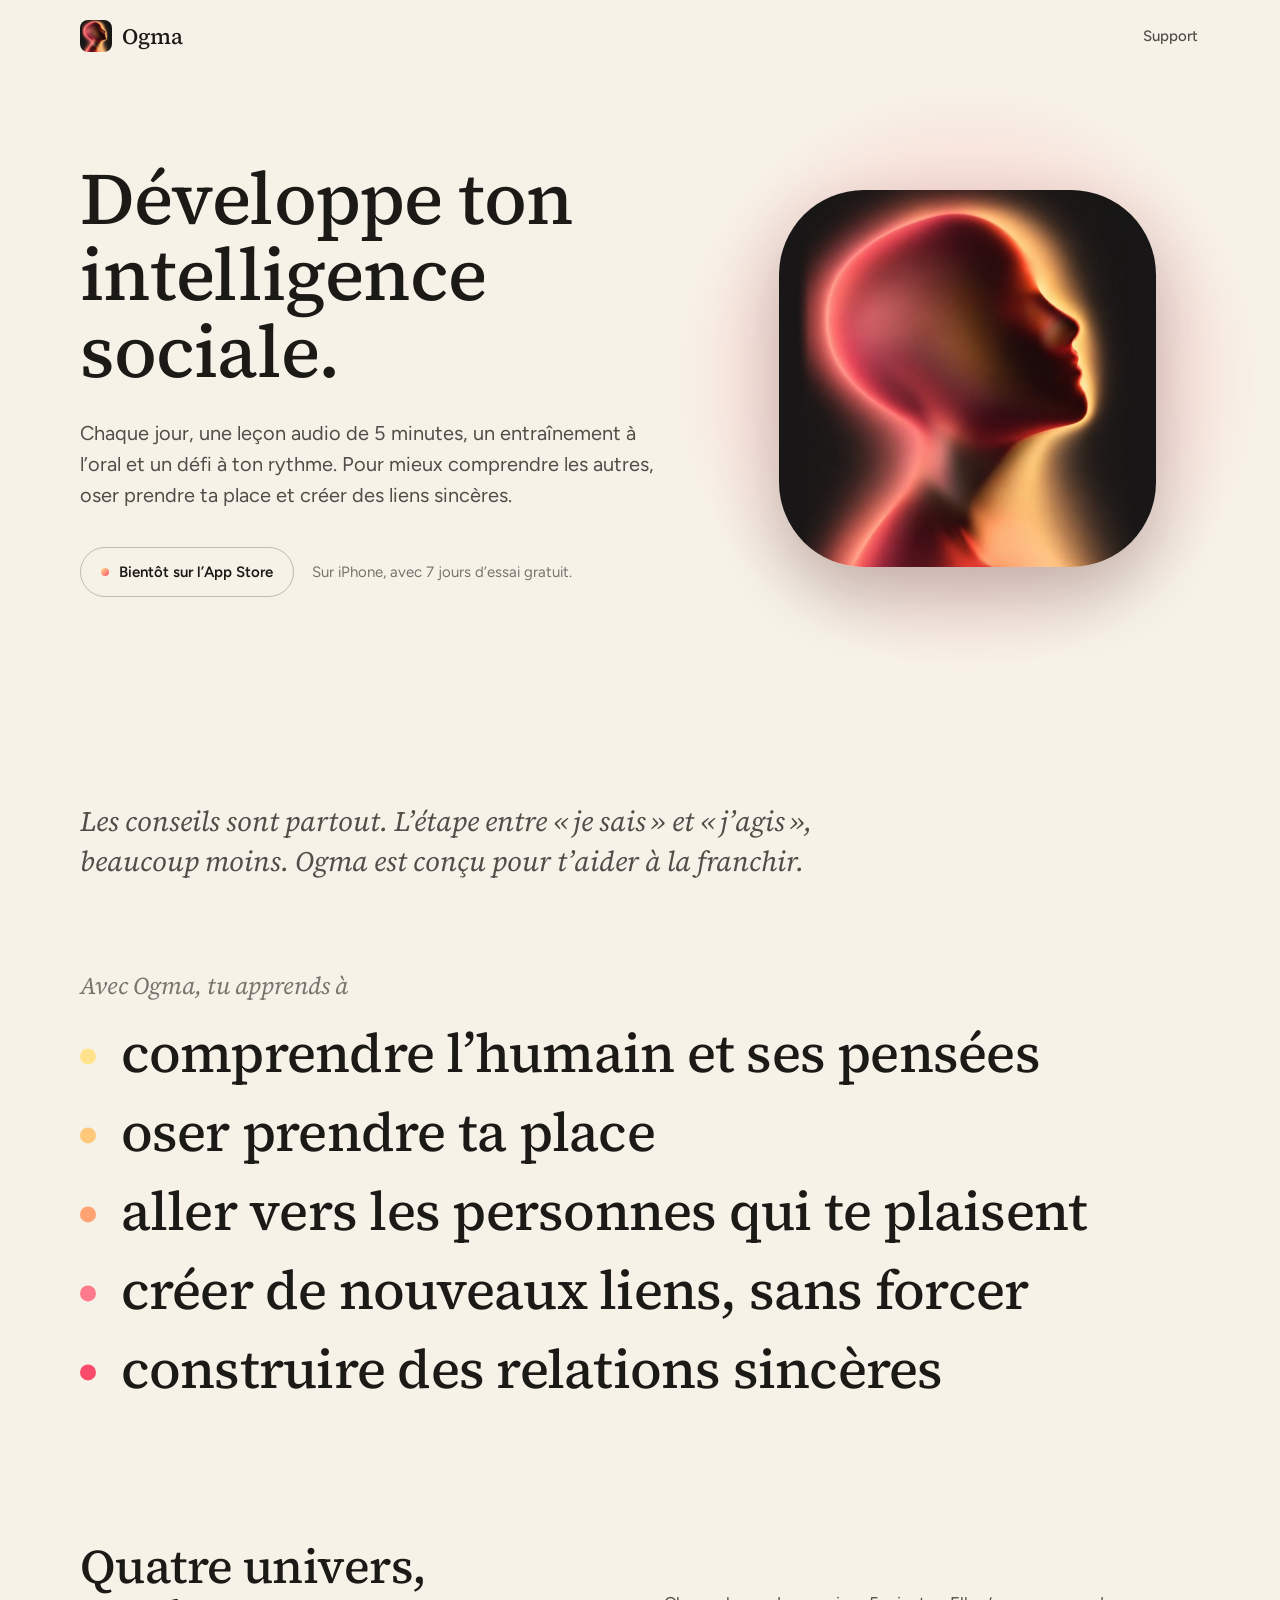
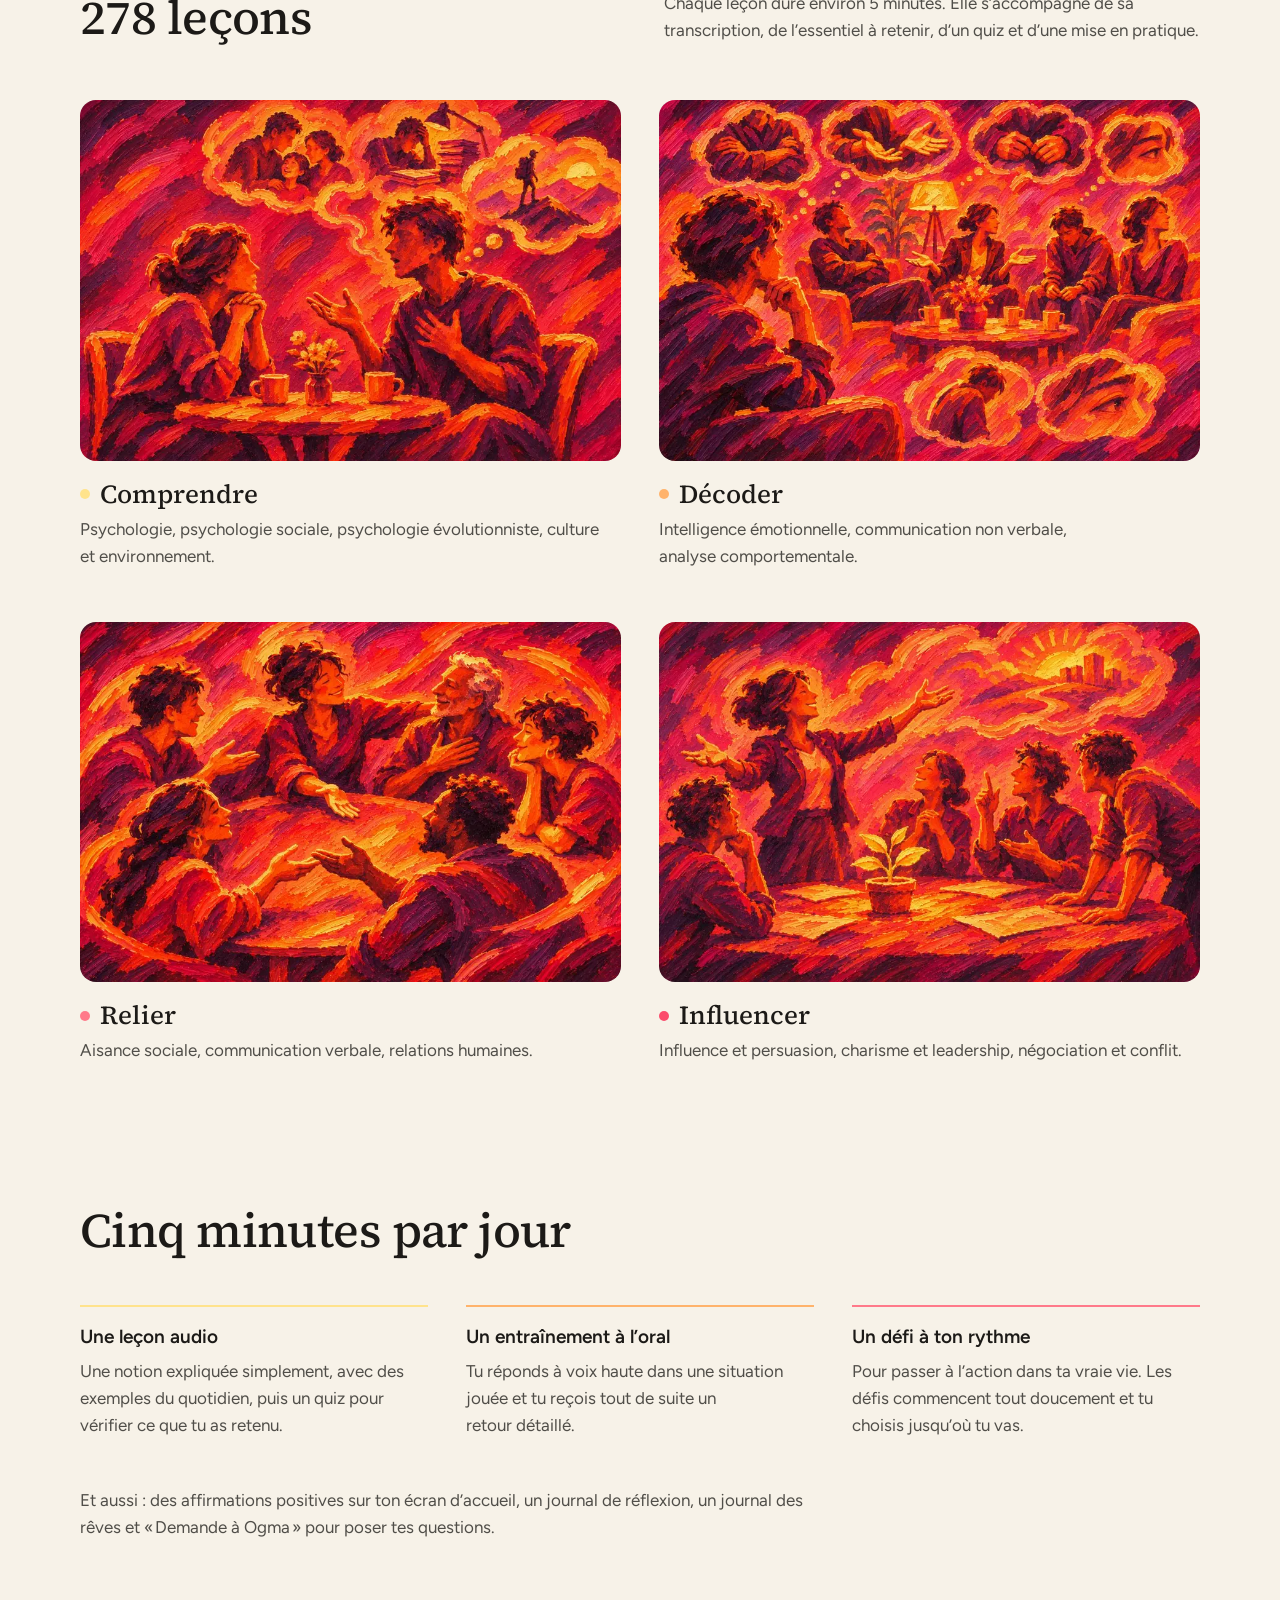
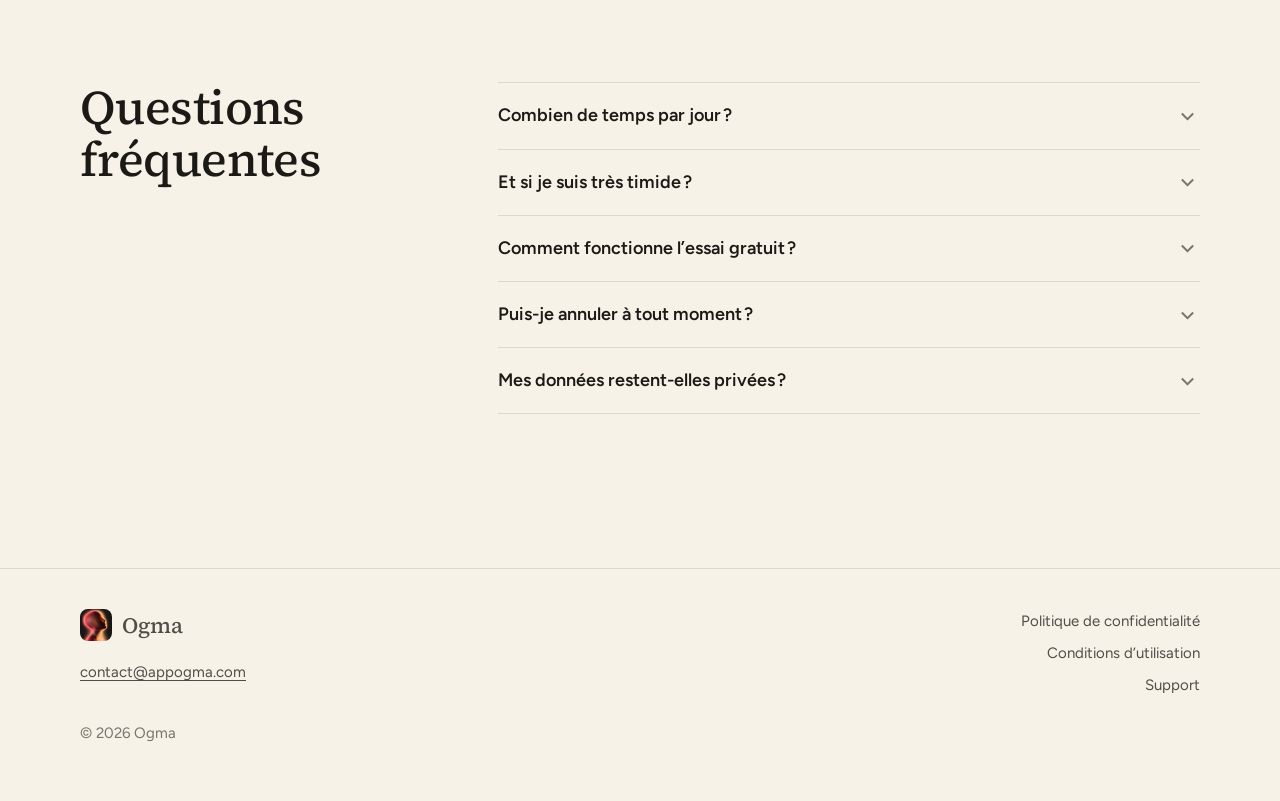
<file: index.html>
<!doctype html>
<html lang="fr">
<head>
<meta charset="utf-8">
<meta name="viewport" content="width=device-width, initial-scale=1, viewport-fit=cover">
<title>Ogma, pour développer ton intelligence sociale</title>
<meta name="description" content="Ogma t’aide à développer ton intelligence sociale avec une leçon audio de 5 minutes par jour, des entraînements à l’oral et des défis à ton rythme. Bientôt sur l’App Store.">
<meta name="color-scheme" content="light">
<meta name="theme-color" content="#F7F2E8">
<meta name="format-detection" content="telephone=no">
<meta property="og:type" content="website">
<meta property="og:site_name" content="Ogma">
<meta property="og:locale" content="fr_FR">
<meta property="og:title" content="Ogma, pour développer ton intelligence sociale">
<meta property="og:description" content="Ogma t’aide à développer ton intelligence sociale avec une leçon audio de 5 minutes par jour, des entraînements à l’oral et des défis à ton rythme. Bientôt sur l’App Store.">
<link rel="icon" type="image/png" sizes="32x32" href="assets/img/favicon-32.png">
<link rel="apple-touch-icon" href="assets/img/apple-touch-icon.png">
<link rel="preload" href="assets/fonts/SourceSerif4_500Medium.woff2" as="font" type="font/woff2" crossorigin>
<link rel="preload" href="assets/fonts/Figtree_400Regular.woff2" as="font" type="font/woff2" crossorigin>
<link rel="stylesheet" href="assets/style.css">
</head>
<body>
<a class="skip" href="#contenu">Aller au contenu</a>
<header class="site-header wrap">
  <a class="brand" href="index.html"><img src="assets/img/icone-ogma-96.png" alt="" width="32" height="32"><span>Ogma</span></a>
  <nav aria-label="Principal"><a href="support.html">Support</a></nav>
</header>
<main id="contenu">
<section class="hero wrap">
  <div class="hero-text">
    <h1>Développe ton intelligence sociale.</h1>
    <p class="lead">Chaque jour, une leçon audio de 5 minutes, un entraînement à l’oral et un défi à ton rythme. Pour mieux comprendre les autres, oser prendre ta place et créer des liens sincères.</p>
    <div class="store">
      <span class="badge">Bientôt sur l’App Store</span>
      <span class="store-note">Sur iPhone, avec 7 jours d’essai gratuit.</span>
    </div>
  </div>
  <div class="hero-visual" aria-hidden="true">
    <div class="aura"><img src="assets/img/icone-ogma.jpg" alt="" width="640" height="640" fetchpriority="high"></div>
  </div>
</section>

<section class="learn wrap" aria-labelledby="t-learn">
  <p class="quote">Les conseils sont partout. L’étape entre « je sais » et « j’agis », beaucoup moins. Ogma est conçu pour t’aider à la franchir.</p>
  <h2 id="t-learn">Avec Ogma, tu apprends à</h2>
  <ul class="learn-list">
      <li style="--dot:#FFE38C">comprendre l’humain et ses pensées</li>
      <li style="--dot:#FFC779">oser prendre ta place</li>
      <li style="--dot:#FFA373">aller vers les personnes qui te plaisent</li>
      <li style="--dot:#FF7A8A">créer de nouveaux liens, sans forcer</li>
      <li style="--dot:#FB4B6B">construire des relations sincères</li>
  </ul>
</section>

<section class="univers wrap" aria-labelledby="t-univers">
  <div class="section-head">
    <h2 id="t-univers">Quatre univers, 278 leçons</h2>
    <p>Chaque leçon dure environ 5 minutes. Elle s’accompagne de sa transcription, de l’essentiel à retenir, d’un quiz et d’une mise en pratique.</p>
  </div>
  <ul class="univers-grid">
      <li style="--u:var(--u1)">
        <img src="assets/img/comprendre.webp" alt="" width="880" height="587" loading="lazy" decoding="async">
        <h3>Comprendre</h3>
        <p>Psychologie, psychologie sociale, psychologie évolutionniste, culture et environnement.</p>
      </li>
      <li style="--u:var(--u2)">
        <img src="assets/img/decoder.webp" alt="" width="880" height="587" loading="lazy" decoding="async">
        <h3>Décoder</h3>
        <p>Intelligence émotionnelle, communication non verbale, analyse comportementale.</p>
      </li>
      <li style="--u:var(--u3)">
        <img src="assets/img/relier.webp" alt="" width="880" height="587" loading="lazy" decoding="async">
        <h3>Relier</h3>
        <p>Aisance sociale, communication verbale, relations humaines.</p>
      </li>
      <li style="--u:var(--u4)">
        <img src="assets/img/influencer.webp" alt="" width="880" height="587" loading="lazy" decoding="async">
        <h3>Influencer</h3>
        <p>Influence et persuasion, charisme et leadership, négociation et conflit.</p>
      </li>
  </ul>
</section>

<section class="daily wrap" aria-labelledby="t-daily">
  <h2 id="t-daily">Cinq minutes par jour</h2>
  <div class="daily-grid">
      <div style="--c:var(--u1)">
        <h3>Une leçon audio</h3>
        <p>Une notion expliquée simplement, avec des exemples du quotidien, puis un quiz pour vérifier ce que tu as retenu.</p>
      </div>
      <div style="--c:var(--u2)">
        <h3>Un entraînement à l’oral</h3>
        <p>Tu réponds à voix haute dans une situation jouée et tu reçois tout de suite un retour détaillé.</p>
      </div>
      <div style="--c:var(--u3)">
        <h3>Un défi à ton rythme</h3>
        <p>Pour passer à l’action dans ta vraie vie. Les défis commencent tout doucement et tu choisis jusqu’où tu vas.</p>
      </div>
  </div>
  <p class="also">Et aussi : des affirmations positives sur ton écran d’accueil, un journal de réflexion, un journal des rêves et « Demande à Ogma » pour poser tes questions.</p>
</section>

<section class="faq wrap" aria-labelledby="t-faq">
  <h2 id="t-faq">Questions fréquentes</h2>
  <div class="faq-list">
      <details>
        <summary>Combien de temps par jour ?</summary>
        <p>Environ 5 minutes : une petite leçon, un entraînement à l’oral avec un retour immédiat, un défi à ton rythme.</p>
      </details>
      <details>
        <summary>Et si je suis très timide ?</summary>
        <p>Ogma a été pensé pour toi. Les défis commencent tout doucement et tu choisis toujours jusqu’où tu vas.</p>
      </details>
      <details>
        <summary>Comment fonctionne l’essai gratuit ?</summary>
        <p>Tu profites d’Ogma pendant 7 jours sans payer. Si tu annules avant la fin de l’essai, rien ne t’est facturé.</p>
      </details>
      <details>
        <summary>Puis-je annuler à tout moment ?</summary>
        <p>Oui, en quelques secondes : dans les Réglages de ton iPhone, touche ton nom, puis Abonnements, puis Ogma.</p>
      </details>
      <details>
        <summary>Mes données restent-elles privées ?</summary>
        <p>Oui. Ogma fonctionne sans compte : ta progression et ce que tu écris restent sur ton téléphone. Pas de publicité, pas de mesure de ton activité, aucune donnée vendue. Tout est détaillé dans la <a href="confidentialite.html">politique de confidentialité</a>.</p>
      </details>
  </div>
</section>
</main>
<footer class="site-footer">
  <div class="wrap">
    <div>
      <a class="brand" href="index.html"><img src="assets/img/icone-ogma-96.png" alt="" width="32" height="32"><span>Ogma</span></a>
      <p><a href="mailto:contact@appogma.com">contact@appogma.com</a></p>
    </div>
    <nav aria-label="Informations">
      <ul>
        <li><a href="confidentialite.html">Politique de confidentialité</a></li>
        <li><a href="https://www.apple.com/legal/internet-services/itunes/dev/stdeula/">Conditions d’utilisation</a></li>
        <li><a href="support.html">Support</a></li>
      </ul>
    </nav>
    <p class="copy">© 2026 Ogma</p>
  </div>
</footer>
</body>
</html>
</file>
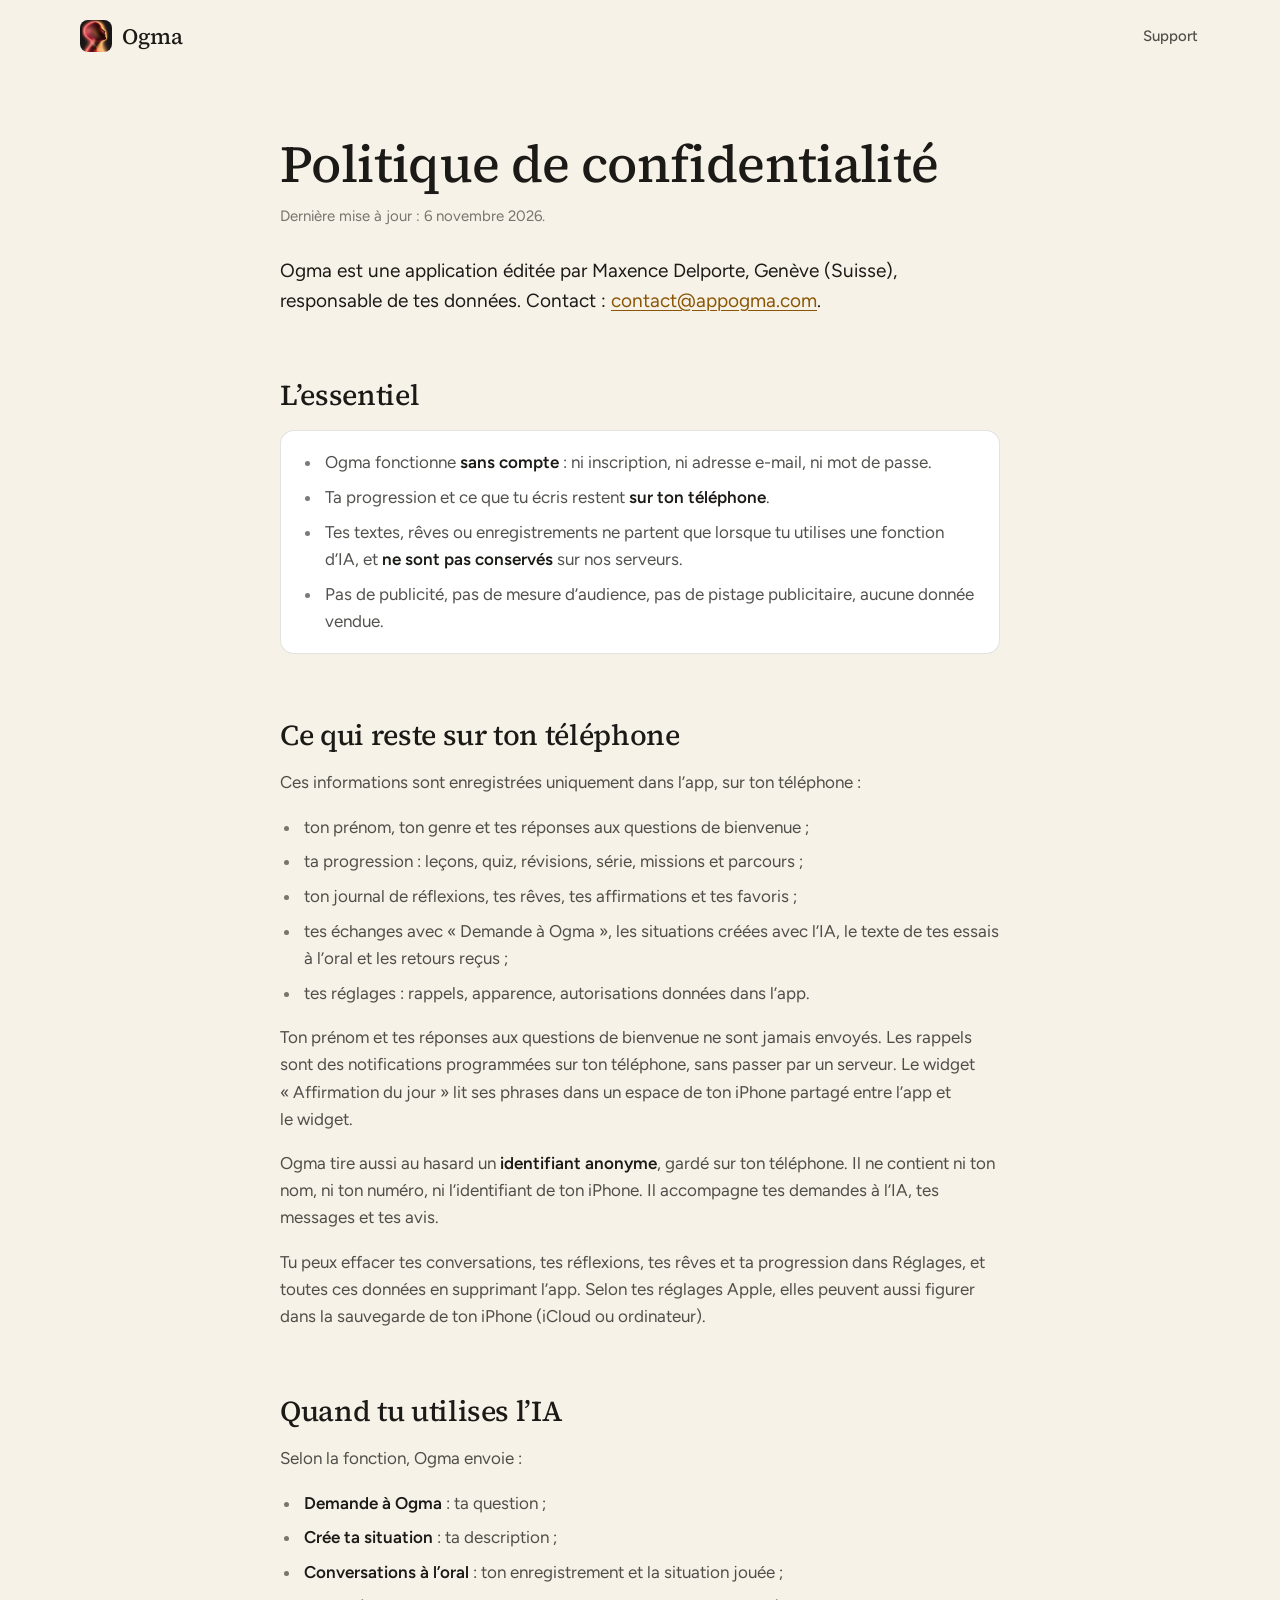
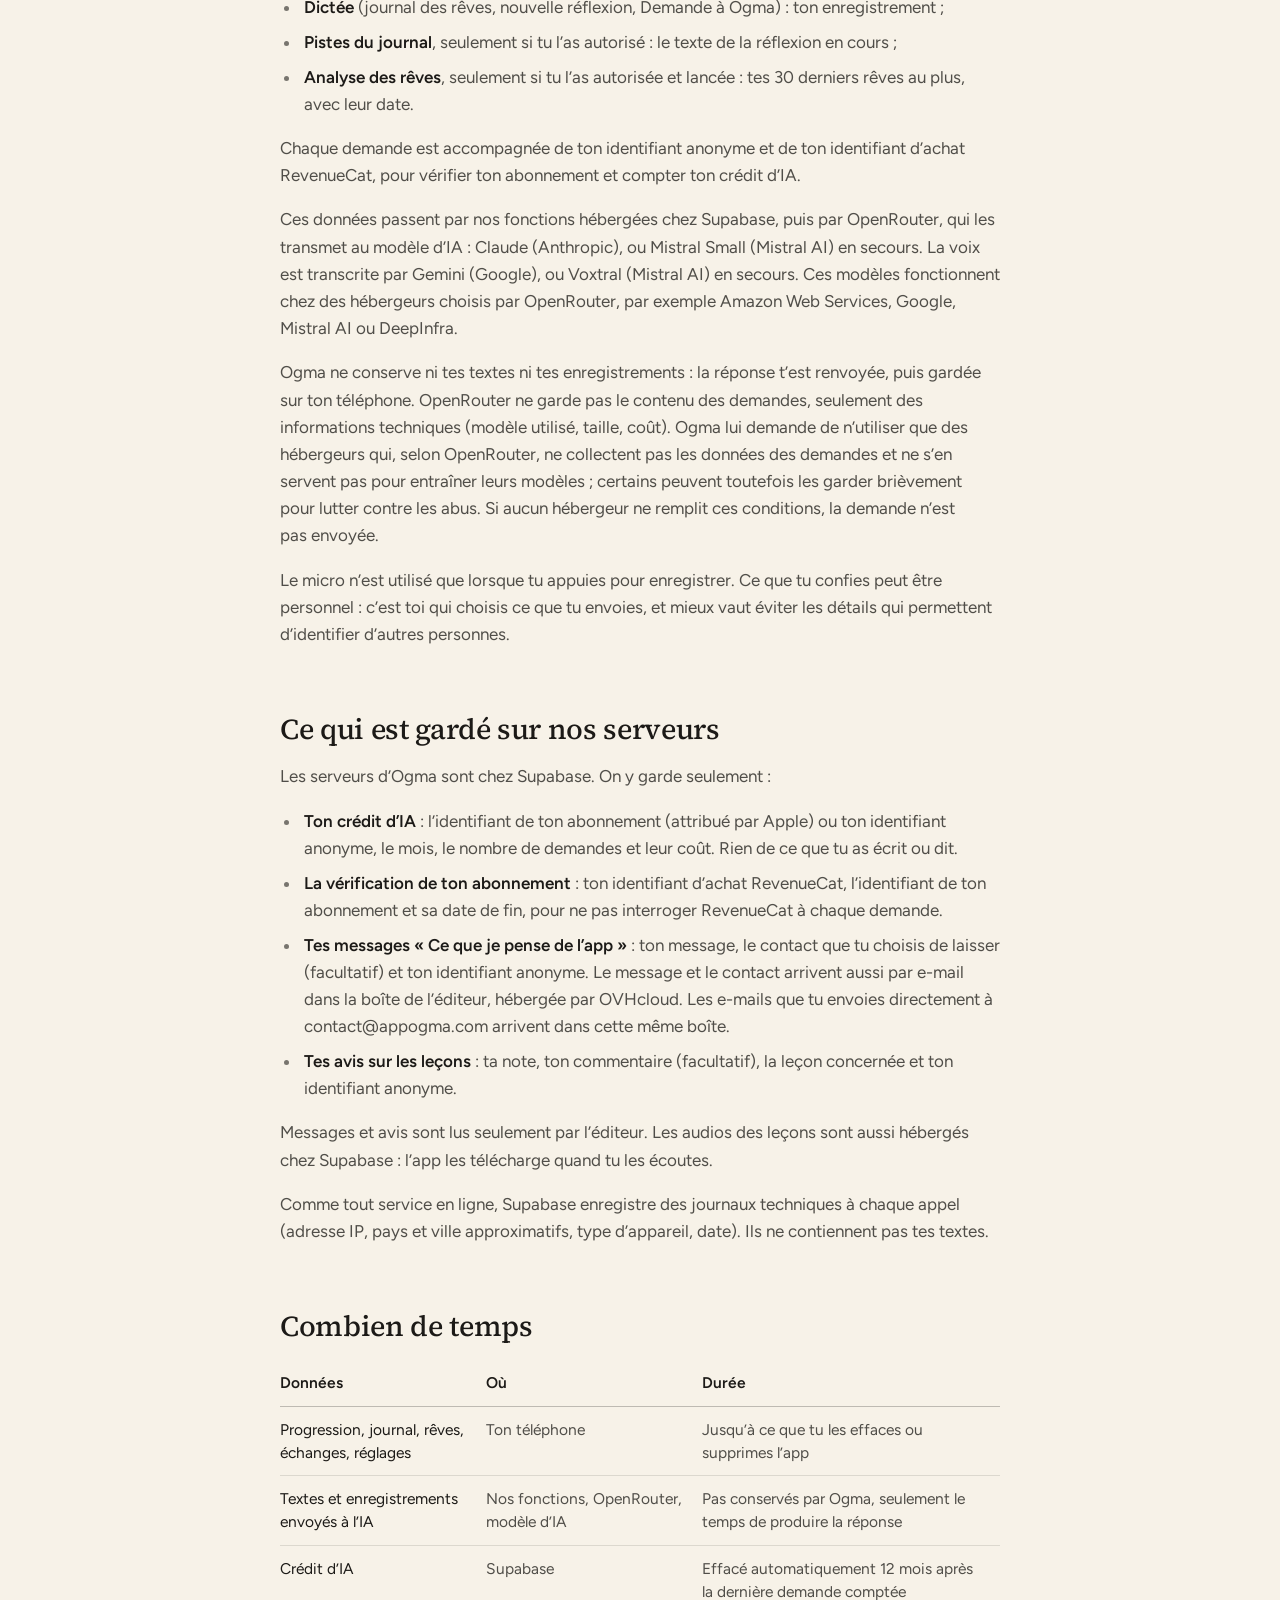
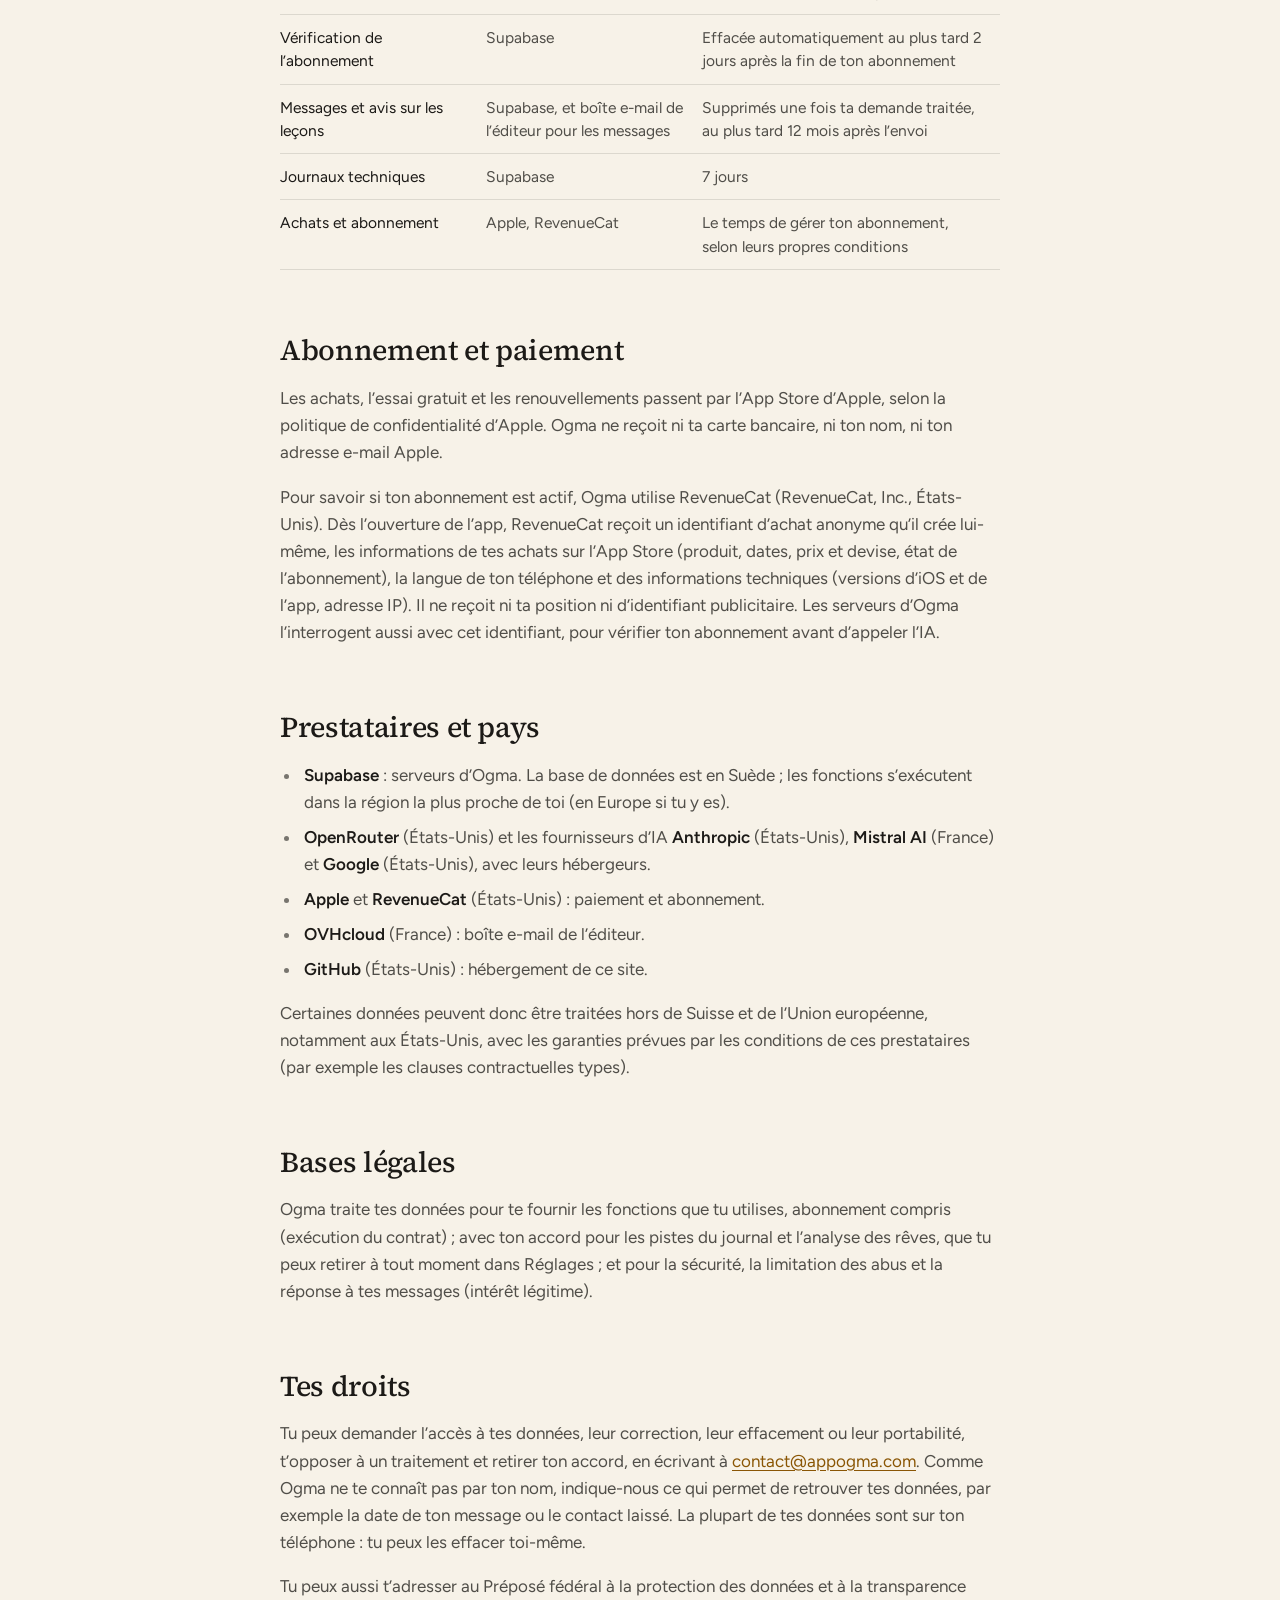
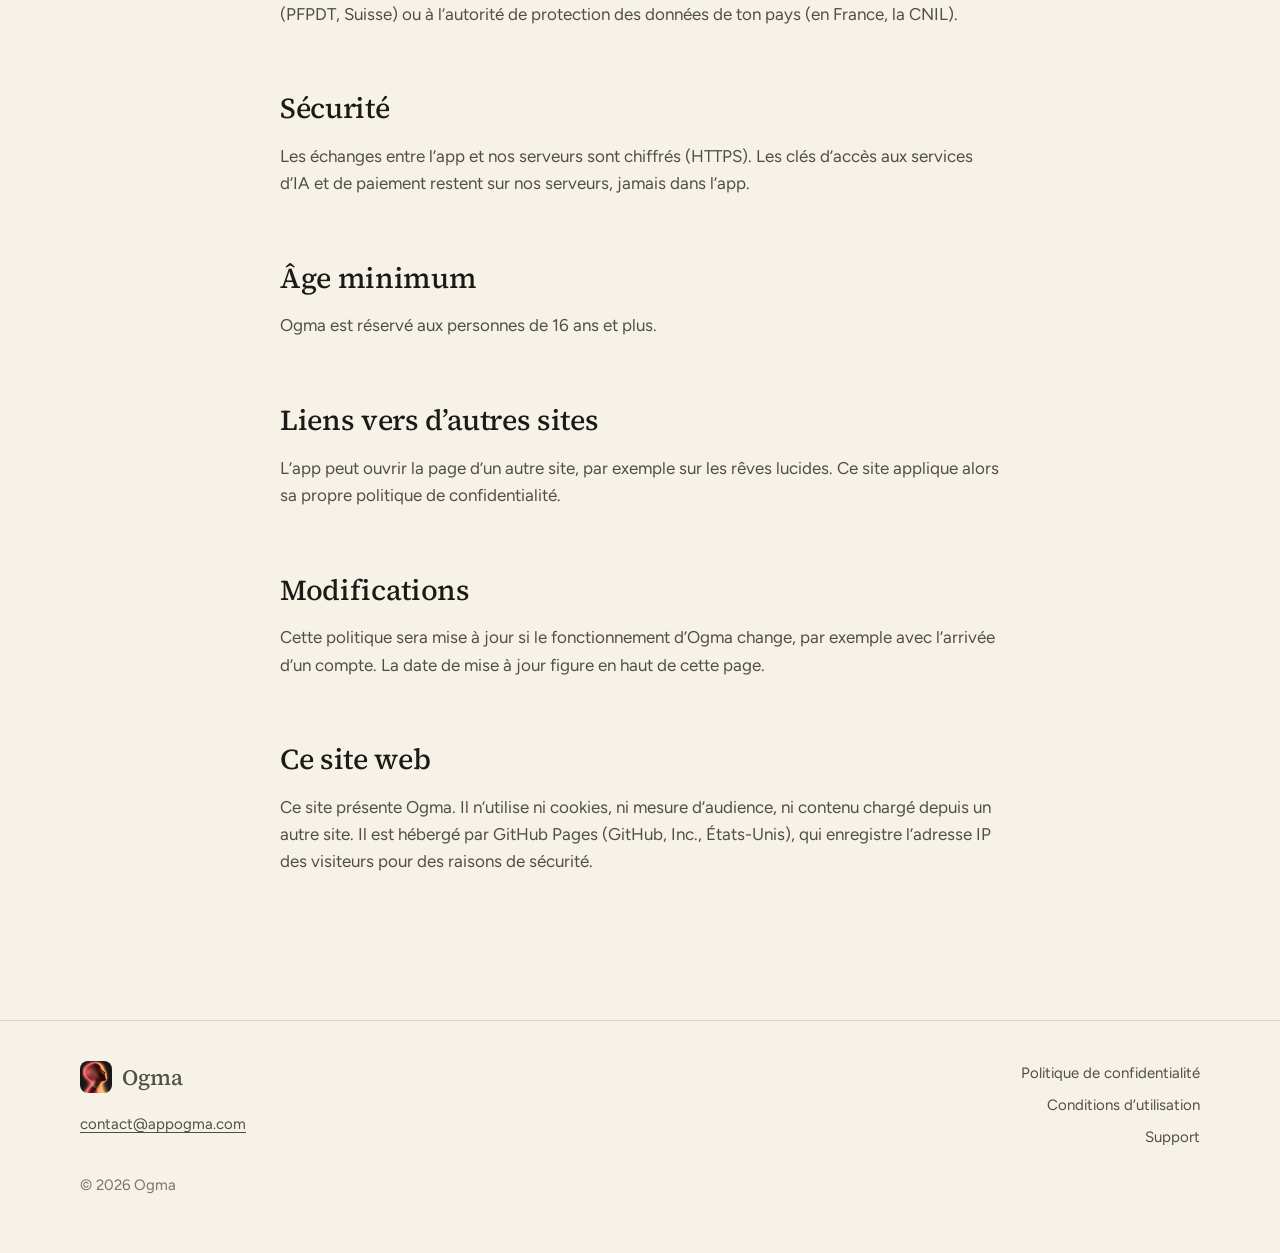
<file: confidentialite.html>
<!doctype html>
<html lang="fr">
<head>
<meta charset="utf-8">
<meta name="viewport" content="width=device-width, initial-scale=1, viewport-fit=cover">
<title>Politique de confidentialité – Ogma</title>
<meta name="description" content="Ce que l’app Ogma garde sur ton téléphone, ce qu’elle envoie à ses serveurs et à ses prestataires, combien de temps, et tes droits.">
<meta name="color-scheme" content="light">
<meta name="theme-color" content="#F7F2E8">
<meta name="format-detection" content="telephone=no">
<meta property="og:type" content="website">
<meta property="og:site_name" content="Ogma">
<meta property="og:locale" content="fr_FR">
<meta property="og:title" content="Politique de confidentialité – Ogma">
<meta property="og:description" content="Ce que l’app Ogma garde sur ton téléphone, ce qu’elle envoie à ses serveurs et à ses prestataires, combien de temps, et tes droits.">
<link rel="icon" type="image/png" sizes="32x32" href="assets/img/favicon-32.png">
<link rel="apple-touch-icon" href="assets/img/apple-touch-icon.png">
<link rel="preload" href="assets/fonts/SourceSerif4_500Medium.woff2" as="font" type="font/woff2" crossorigin>
<link rel="preload" href="assets/fonts/Figtree_400Regular.woff2" as="font" type="font/woff2" crossorigin>
<link rel="stylesheet" href="assets/style.css">
<style>
  .doc ul { margin: 0 0 1em; padding-left: 1.25em; color: var(--text-2); }
  .doc li { margin-bottom: 0.45em; padding-left: 0.15em; }
  .doc li::marker { color: var(--text-3); }
  .doc strong { color: var(--text); font-weight: 600; }
  .doc .table-wrap { margin: 0 0 1.25em; overflow-x: auto; }
  .doc table { width: 100%; border-collapse: collapse; font-size: 0.96875rem; line-height: 1.5; }
  .doc th, .doc td { padding: 11px 14px 11px 0; border-bottom: 1px solid var(--line); text-align: left; vertical-align: top; color: var(--text-2); }
  .doc th { color: var(--text); font-weight: 600; border-bottom-color: var(--line-2); }
  .doc td:first-child { color: var(--text); }
  .doc .sommaire { margin: 0 0 8px; padding: 18px 20px; border-radius: 14px; background: var(--raise); border: 1px solid var(--line); }
  .doc .sommaire ul { margin: 0; }
  .doc .sommaire li:last-child { margin-bottom: 0; }
  @media (max-width: 600px) {
    .doc table, .doc tbody, .doc tr, .doc td { display: block; width: 100%; }
    .doc thead { position: absolute; width: 1px; height: 1px; overflow: hidden; clip: rect(0 0 0 0); }
    .doc tr { padding: 12px 0; border-bottom: 1px solid var(--line); }
    .doc td { padding: 2px 0; border: 0; }
    .doc td:first-child { margin-bottom: 4px; font-weight: 600; }
    .doc td[data-label]::before { content: attr(data-label) "\00a0: "; color: var(--text-3); }
  }
</style>
</head>
<body>
<a class="skip" href="#contenu">Aller au contenu</a>
<header class="site-header wrap">
  <a class="brand" href="index.html"><img src="assets/img/icone-ogma-96.png" alt="" width="32" height="32"><span>Ogma</span></a>
  <nav aria-label="Principal"><a href="support.html">Support</a></nav>
</header>
<main id="contenu">
<article class="doc">
  <h1>Politique de confidentialité</h1>
  <p class="meta">Dernière mise à jour : 6 novembre 2026.</p>
  <p class="lead">Ogma est une application éditée par Maxence Delporte, Genève (Suisse), responsable de tes données. Contact : <a href="mailto:contact@appogma.com">contact@appogma.com</a>.</p>

  <h2 id="lessentiel">L’essentiel</h2>
  <div class="sommaire">
    <ul>
      <li>Ogma fonctionne <strong>sans compte</strong> : ni inscription, ni adresse e-mail, ni mot de passe.</li>
      <li>Ta progression et ce que tu écris restent <strong>sur ton téléphone</strong>.</li>
      <li>Tes textes, rêves ou enregistrements ne partent que lorsque tu utilises une fonction d’IA, et <strong>ne sont pas conservés</strong> sur nos serveurs.</li>
      <li>Pas de publicité, pas de mesure d’audience, pas de pistage publicitaire, aucune donnée vendue.</li>
    </ul>
  </div>

  <h2 id="sur-ton-telephone">Ce qui reste sur ton téléphone</h2>
  <p>Ces informations sont enregistrées uniquement dans l’app, sur ton téléphone :</p>
  <ul>
    <li>ton prénom, ton genre et tes réponses aux questions de bienvenue ;</li>
    <li>ta progression : leçons, quiz, révisions, série, missions et parcours ;</li>
    <li>ton journal de réflexions, tes rêves, tes affirmations et tes favoris ;</li>
    <li>tes échanges avec « Demande à Ogma », les situations créées avec l’IA, le texte de tes essais à l’oral et les retours reçus ;</li>
    <li>tes réglages : rappels, apparence, autorisations données dans l’app.</li>
  </ul>
  <p>Ton prénom et tes réponses aux questions de bienvenue ne sont jamais envoyés. Les rappels sont des notifications programmées sur ton téléphone, sans passer par un serveur. Le widget « Affirmation du jour » lit ses phrases dans un espace de ton iPhone partagé entre l’app et le widget.</p>
  <p>Ogma tire aussi au hasard un <strong>identifiant anonyme</strong>, gardé sur ton téléphone. Il ne contient ni ton nom, ni ton numéro, ni l’identifiant de ton iPhone. Il accompagne tes demandes à l’IA, tes messages et tes avis.</p>
  <p>Tu peux effacer tes conversations, tes réflexions, tes rêves et ta progression dans Réglages, et toutes ces données en supprimant l’app. Selon tes réglages Apple, elles peuvent aussi figurer dans la sauvegarde de ton iPhone (iCloud ou ordinateur).</p>

  <h2 id="quand-tu-utilises-lia">Quand tu utilises l’IA</h2>
  <p>Selon la fonction, Ogma envoie :</p>
  <ul>
    <li><strong>Demande à Ogma</strong> : ta question ;</li>
    <li><strong>Crée ta situation</strong> : ta description ;</li>
    <li><strong>Conversations à l’oral</strong> : ton enregistrement et la situation jouée ;</li>
    <li><strong>Dictée</strong> (journal des rêves, nouvelle réflexion, Demande à Ogma) : ton enregistrement ;</li>
    <li><strong>Pistes du journal</strong>, seulement si tu l’as autorisé : le texte de la réflexion en cours ;</li>
    <li><strong>Analyse des rêves</strong>, seulement si tu l’as autorisée et lancée : tes 30 derniers rêves au plus, avec leur date.</li>
  </ul>
  <p>Chaque demande est accompagnée de ton identifiant anonyme et de ton identifiant d’achat RevenueCat, pour vérifier ton abonnement et compter ton crédit d’IA.</p>
  <p>Ces données passent par nos fonctions hébergées chez Supabase, puis par OpenRouter, qui les transmet au modèle d’IA : Claude (Anthropic), ou Mistral Small (Mistral AI) en secours. La voix est transcrite par Gemini (Google), ou Voxtral (Mistral AI) en secours. Ces modèles fonctionnent chez des hébergeurs choisis par OpenRouter, par exemple Amazon Web Services, Google, Mistral AI ou DeepInfra.</p>
  <p>Ogma ne conserve ni tes textes ni tes enregistrements : la réponse t’est renvoyée, puis gardée sur ton téléphone. OpenRouter ne garde pas le contenu des demandes, seulement des informations techniques (modèle utilisé, taille, coût). Ogma lui demande de n’utiliser que des hébergeurs qui, selon OpenRouter, ne collectent pas les données des demandes et ne s’en servent pas pour entraîner leurs modèles ; certains peuvent toutefois les garder brièvement pour lutter contre les abus. Si aucun hébergeur ne remplit ces conditions, la demande n’est pas envoyée.</p>
  <p>Le micro n’est utilisé que lorsque tu appuies pour enregistrer. Ce que tu confies peut être personnel : c’est toi qui choisis ce que tu envoies, et mieux vaut éviter les détails qui permettent d’identifier d’autres personnes.</p>

  <h2 id="ce-qui-est-garde-sur-nos-serveurs">Ce qui est gardé sur nos serveurs</h2>
  <p>Les serveurs d’Ogma sont chez Supabase. On y garde seulement :</p>
  <ul>
    <li><strong>Ton crédit d’IA</strong> : l’identifiant de ton abonnement (attribué par Apple) ou ton identifiant anonyme, le mois, le nombre de demandes et leur coût. Rien de ce que tu as écrit ou dit.</li>
    <li><strong>La vérification de ton abonnement</strong> : ton identifiant d’achat RevenueCat, l’identifiant de ton abonnement et sa date de fin, pour ne pas interroger RevenueCat à chaque demande.</li>
    <li><strong>Tes messages « Ce que je pense de l’app »</strong> : ton message, le contact que tu choisis de laisser (facultatif) et ton identifiant anonyme. Le message et le contact arrivent aussi par e-mail dans la boîte de l’éditeur, hébergée par OVHcloud. Les e-mails que tu envoies directement à contact@appogma.com arrivent dans cette même boîte.</li>
    <li><strong>Tes avis sur les leçons</strong> : ta note, ton commentaire (facultatif), la leçon concernée et ton identifiant anonyme.</li>
  </ul>
  <p>Messages et avis sont lus seulement par l’éditeur. Les audios des leçons sont aussi hébergés chez Supabase : l’app les télécharge quand tu les écoutes.</p>
  <p>Comme tout service en ligne, Supabase enregistre des journaux techniques à chaque appel (adresse IP, pays et ville approximatifs, type d’appareil, date). Ils ne contiennent pas tes textes.</p>

  <h2 id="combien-de-temps">Combien de temps</h2>
  <div class="table-wrap">
    <table>
      <thead>
        <tr><th scope="col">Données</th><th scope="col">Où</th><th scope="col">Durée</th></tr>
      </thead>
      <tbody>
        <tr><td>Progression, journal, rêves, échanges, réglages</td><td data-label="Où">Ton téléphone</td><td data-label="Durée">Jusqu’à ce que tu les effaces ou supprimes l’app</td></tr>
        <tr><td>Textes et enregistrements envoyés à l’IA</td><td data-label="Où">Nos fonctions, OpenRouter, modèle d’IA</td><td data-label="Durée">Pas conservés par Ogma, seulement le temps de produire la réponse</td></tr>
        <tr><td>Crédit d’IA</td><td data-label="Où">Supabase</td><td data-label="Durée">Effacé automatiquement 12 mois après la dernière demande comptée</td></tr>
        <tr><td>Vérification de l’abonnement</td><td data-label="Où">Supabase</td><td data-label="Durée">Effacée automatiquement au plus tard 2 jours après la fin de ton abonnement</td></tr>
        <tr><td>Messages et avis sur les leçons</td><td data-label="Où">Supabase, et boîte e-mail de l’éditeur pour les messages</td><td data-label="Durée">Supprimés une fois ta demande traitée, au plus tard 12 mois après l’envoi</td></tr>
        <tr><td>Journaux techniques</td><td data-label="Où">Supabase</td><td data-label="Durée">7 jours</td></tr>
        <tr><td>Achats et abonnement</td><td data-label="Où">Apple, RevenueCat</td><td data-label="Durée">Le temps de gérer ton abonnement, selon leurs propres conditions</td></tr>
      </tbody>
    </table>
  </div>

  <h2 id="abonnement-et-paiement">Abonnement et paiement</h2>
  <p>Les achats, l’essai gratuit et les renouvellements passent par l’App Store d’Apple, selon la politique de confidentialité d’Apple. Ogma ne reçoit ni ta carte bancaire, ni ton nom, ni ton adresse e-mail Apple.</p>
  <p>Pour savoir si ton abonnement est actif, Ogma utilise RevenueCat (RevenueCat, Inc., États-Unis). Dès l’ouverture de l’app, RevenueCat reçoit un identifiant d’achat anonyme qu’il crée lui-même, les informations de tes achats sur l’App Store (produit, dates, prix et devise, état de l’abonnement), la langue de ton téléphone et des informations techniques (versions d’iOS et de l’app, adresse IP). Il ne reçoit ni ta position ni d’identifiant publicitaire. Les serveurs d’Ogma l’interrogent aussi avec cet identifiant, pour vérifier ton abonnement avant d’appeler l’IA.</p>

  <h2 id="prestataires-et-pays">Prestataires et pays</h2>
  <ul>
    <li><strong>Supabase</strong> : serveurs d’Ogma. La base de données est en Suède ; les fonctions s’exécutent dans la région la plus proche de toi (en Europe si tu y es).</li>
    <li><strong>OpenRouter</strong> (États-Unis) et les fournisseurs d’IA <strong>Anthropic</strong> (États-Unis), <strong>Mistral AI</strong> (France) et <strong>Google</strong> (États-Unis), avec leurs hébergeurs.</li>
    <li><strong>Apple</strong> et <strong>RevenueCat</strong> (États-Unis) : paiement et abonnement.</li>
    <li><strong>OVHcloud</strong> (France) : boîte e-mail de l’éditeur.</li>
    <li><strong>GitHub</strong> (États-Unis) : hébergement de ce site.</li>
  </ul>
  <p>Certaines données peuvent donc être traitées hors de Suisse et de l’Union européenne, notamment aux États-Unis, avec les garanties prévues par les conditions de ces prestataires (par exemple les clauses contractuelles types).</p>

  <h2 id="bases-legales">Bases légales</h2>
  <p>Ogma traite tes données pour te fournir les fonctions que tu utilises, abonnement compris (exécution du contrat) ; avec ton accord pour les pistes du journal et l’analyse des rêves, que tu peux retirer à tout moment dans Réglages ; et pour la sécurité, la limitation des abus et la réponse à tes messages (intérêt légitime).</p>

  <h2 id="tes-droits">Tes droits</h2>
  <p>Tu peux demander l’accès à tes données, leur correction, leur effacement ou leur portabilité, t’opposer à un traitement et retirer ton accord, en écrivant à <a href="mailto:contact@appogma.com">contact@appogma.com</a>. Comme Ogma ne te connaît pas par ton nom, indique-nous ce qui permet de retrouver tes données, par exemple la date de ton message ou le contact laissé. La plupart de tes données sont sur ton téléphone : tu peux les effacer toi-même.</p>
  <p>Tu peux aussi t’adresser au Préposé fédéral à la protection des données et à la transparence (PFPDT, Suisse) ou à l’autorité de protection des données de ton pays (en France, la CNIL).</p>

  <h2 id="securite">Sécurité</h2>
  <p>Les échanges entre l’app et nos serveurs sont chiffrés (HTTPS). Les clés d’accès aux services d’IA et de paiement restent sur nos serveurs, jamais dans l’app.</p>

  <h2 id="age-minimum">Âge minimum</h2>
  <p>Ogma est réservé aux personnes de 16 ans et plus.</p>

  <h2 id="liens">Liens vers d’autres sites</h2>
  <p>L’app peut ouvrir la page d’un autre site, par exemple sur les rêves lucides. Ce site applique alors sa propre politique de confidentialité.</p>

  <h2 id="modifications">Modifications</h2>
  <p>Cette politique sera mise à jour si le fonctionnement d’Ogma change, par exemple avec l’arrivée d’un compte. La date de mise à jour figure en haut de cette page.</p>

  <h2 id="ce-site-web">Ce site web</h2>
  <p>Ce site présente Ogma. Il n’utilise ni cookies, ni mesure d’audience, ni contenu chargé depuis un autre site. Il est hébergé par GitHub Pages (GitHub, Inc., États-Unis), qui enregistre l’adresse IP des visiteurs pour des raisons de sécurité.</p>
</article>
</main>
<footer class="site-footer">
  <div class="wrap">
    <div>
      <a class="brand" href="index.html"><img src="assets/img/icone-ogma-96.png" alt="" width="32" height="32"><span>Ogma</span></a>
      <p><a href="mailto:contact@appogma.com">contact@appogma.com</a></p>
    </div>
    <nav aria-label="Informations">
      <ul>
        <li><a href="confidentialite.html" aria-current="page">Politique de confidentialité</a></li>
        <li><a href="https://www.apple.com/legal/internet-services/itunes/dev/stdeula/">Conditions d’utilisation</a></li>
        <li><a href="support.html">Support</a></li>
      </ul>
    </nav>
    <p class="copy">© 2026 Ogma</p>
  </div>
</footer>
</body>
</html>
</file>
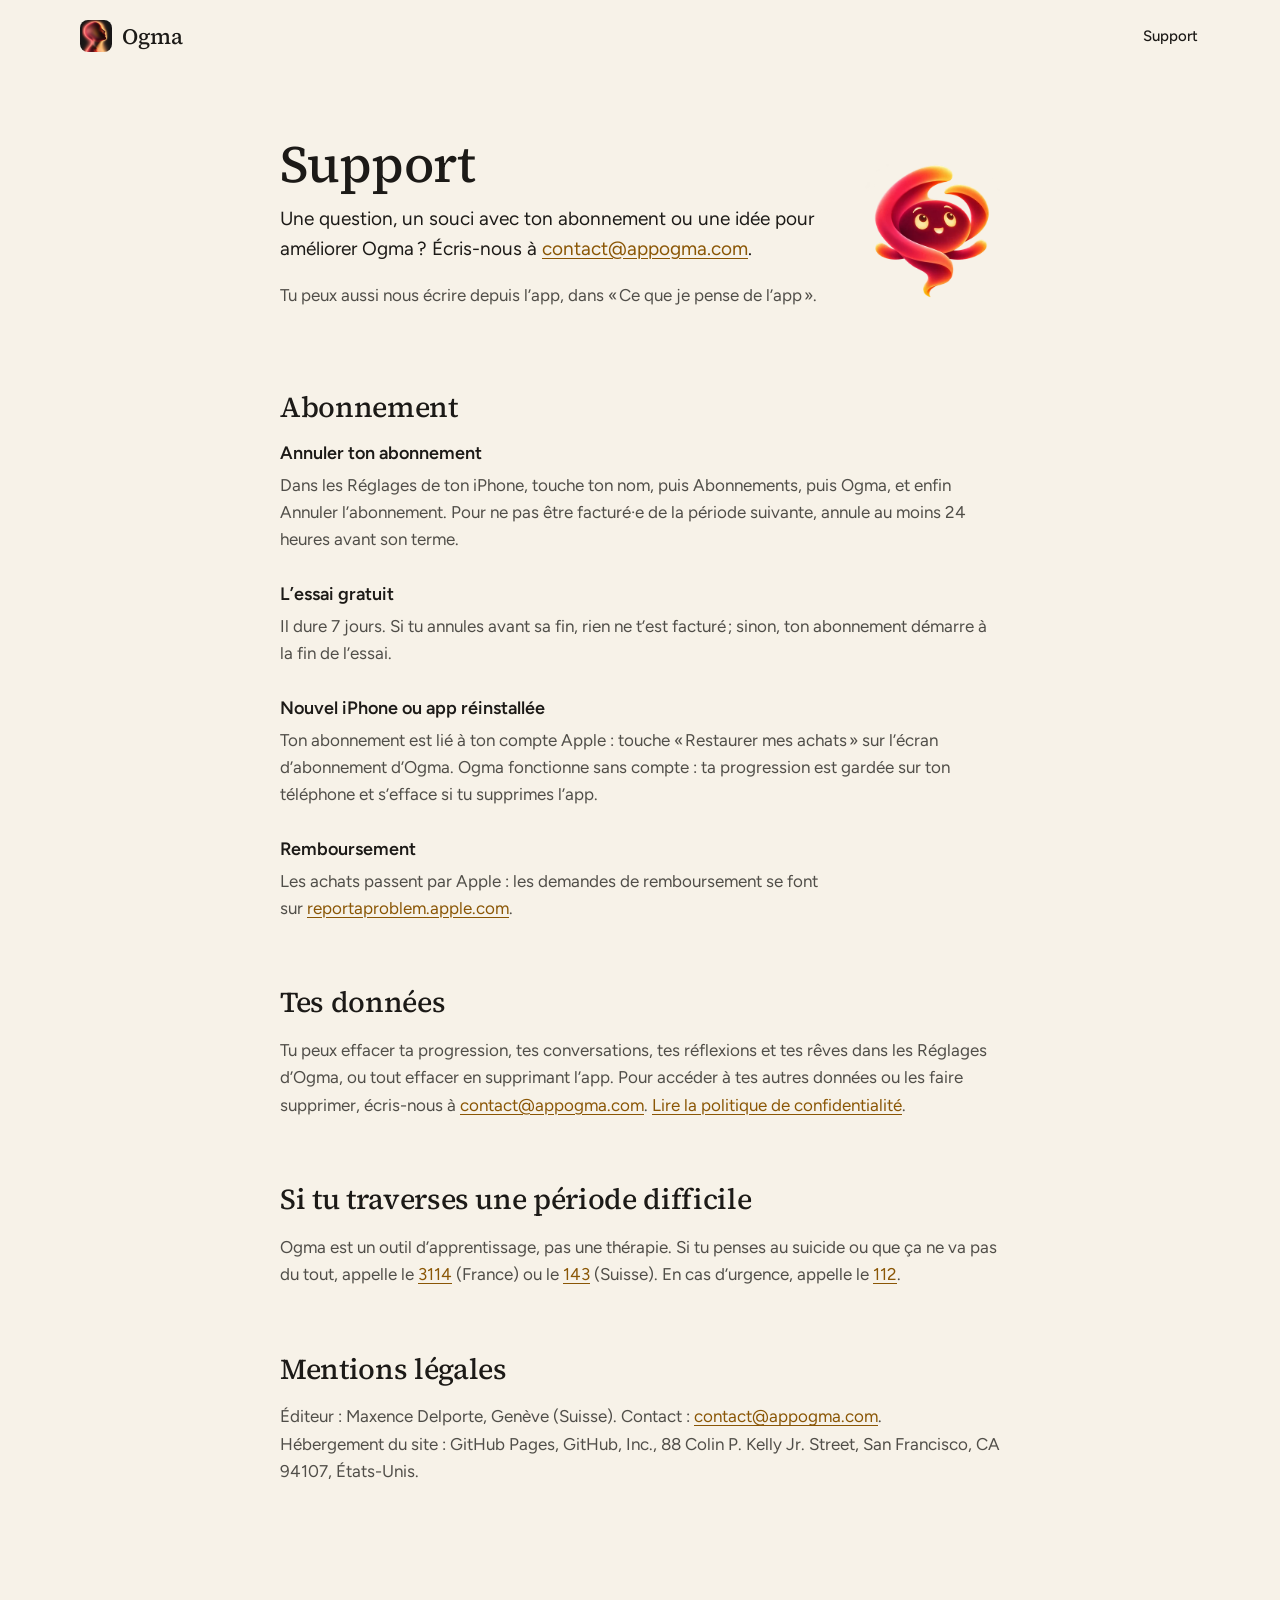
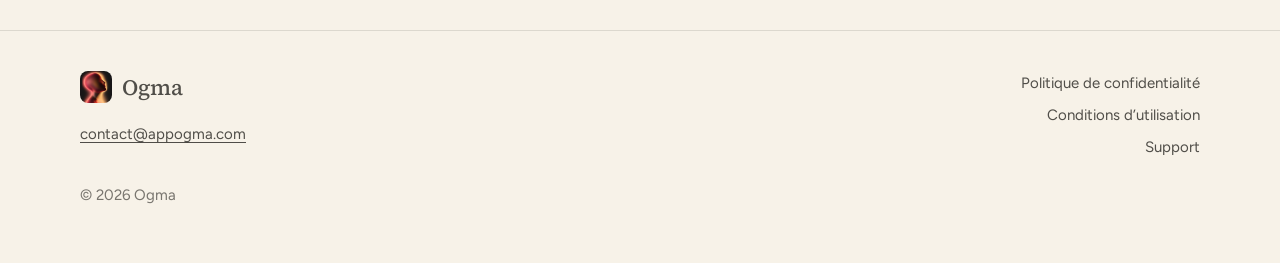
<file: support.html>
<!doctype html>
<html lang="fr">
<head>
<meta charset="utf-8">
<meta name="viewport" content="width=device-width, initial-scale=1, viewport-fit=cover">
<title>Support – Ogma</title>
<meta name="description" content="Aide pour l’app Ogma : contact, abonnement, essai gratuit, remboursement et données personnelles.">
<meta name="color-scheme" content="light">
<meta name="theme-color" content="#F7F2E8">
<meta name="format-detection" content="telephone=no">
<meta property="og:type" content="website">
<meta property="og:site_name" content="Ogma">
<meta property="og:locale" content="fr_FR">
<meta property="og:title" content="Support – Ogma">
<meta property="og:description" content="Aide pour l’app Ogma : contact, abonnement, essai gratuit, remboursement et données personnelles.">
<link rel="icon" type="image/png" sizes="32x32" href="assets/img/favicon-32.png">
<link rel="apple-touch-icon" href="assets/img/apple-touch-icon.png">
<link rel="preload" href="assets/fonts/SourceSerif4_500Medium.woff2" as="font" type="font/woff2" crossorigin>
<link rel="preload" href="assets/fonts/Figtree_400Regular.woff2" as="font" type="font/woff2" crossorigin>
<link rel="stylesheet" href="assets/style.css">
</head>
<body>
<a class="skip" href="#contenu">Aller au contenu</a>
<header class="site-header wrap">
  <a class="brand" href="index.html"><img src="assets/img/icone-ogma-96.png" alt="" width="32" height="32"><span>Ogma</span></a>
  <nav aria-label="Principal"><a href="support.html" aria-current="page">Support</a></nav>
</header>
<main id="contenu">
<article class="doc">
  <div class="support-head">
    <div>
      <h1>Support</h1>
      <p class="lead">Une question, un souci avec ton abonnement ou une idée pour améliorer Ogma ? Écris-nous à <a href="mailto:contact@appogma.com">contact@appogma.com</a>.</p>
      <p>Tu peux aussi nous écrire depuis l’app, dans « Ce que je pense de l’app ».</p>
    </div>
    <img class="mascot" src="assets/img/mascotte-curieuse.webp" alt="" width="360" height="360">
  </div>

  <h2 id="abonnement">Abonnement</h2>
  <h3>Annuler ton abonnement</h3>
  <p>Dans les Réglages de ton iPhone, touche ton nom, puis Abonnements, puis Ogma, et enfin Annuler l’abonnement. Pour ne pas être facturé·e de la période suivante, annule au moins 24 heures avant son terme.</p>
  <h3>L’essai gratuit</h3>
  <p>Il dure 7 jours. Si tu annules avant sa fin, rien ne t’est facturé ; sinon, ton abonnement démarre à la fin de l’essai.</p>
  <h3>Nouvel iPhone ou app réinstallée</h3>
  <p>Ton abonnement est lié à ton compte Apple : touche « Restaurer mes achats » sur l’écran d’abonnement d’Ogma. Ogma fonctionne sans compte : ta progression est gardée sur ton téléphone et s’efface si tu supprimes l’app.</p>
  <h3>Remboursement</h3>
  <p>Les achats passent par Apple : les demandes de remboursement se font sur <a href="https://reportaproblem.apple.com">reportaproblem.apple.com</a>.</p>

  <h2 id="donnees">Tes données</h2>
  <p>Tu peux effacer ta progression, tes conversations, tes réflexions et tes rêves dans les Réglages d’Ogma, ou tout effacer en supprimant l’app. Pour accéder à tes autres données ou les faire supprimer, écris-nous à <a href="mailto:contact@appogma.com">contact@appogma.com</a>. <a href="confidentialite.html">Lire la politique de confidentialité</a>.</p>

  <h2 id="aide">Si tu traverses une période difficile</h2>
  <p>Ogma est un outil d’apprentissage, pas une thérapie. Si tu penses au suicide ou que ça ne va pas du tout, appelle le <a href="tel:3114">3114</a> (France) ou le <a href="tel:143">143</a> (Suisse). En cas d’urgence, appelle le <a href="tel:112">112</a>.</p>

  <h2 id="mentions-legales">Mentions légales</h2>
  <p>Éditeur : Maxence Delporte, Genève (Suisse). Contact : <a href="mailto:contact@appogma.com">contact@appogma.com</a>.<br>
  Hébergement du site : GitHub Pages, GitHub, Inc., 88 Colin P. Kelly Jr. Street, San Francisco, CA 94107, États-Unis.</p>
</article>
</main>
<footer class="site-footer">
  <div class="wrap">
    <div>
      <a class="brand" href="index.html"><img src="assets/img/icone-ogma-96.png" alt="" width="32" height="32"><span>Ogma</span></a>
      <p><a href="mailto:contact@appogma.com">contact@appogma.com</a></p>
    </div>
    <nav aria-label="Informations">
      <ul>
        <li><a href="confidentialite.html">Politique de confidentialité</a></li>
        <li><a href="https://www.apple.com/legal/internet-services/itunes/dev/stdeula/">Conditions d’utilisation</a></li>
        <li><a href="support.html" aria-current="page">Support</a></li>
      </ul>
    </nav>
    <p class="copy">© 2026 Ogma</p>
  </div>
</footer>
</body>
</html>
</file>
<file: assets/style.css>
/* Site d'Ogma : mêmes couleurs et polices que l'app (src/ui/ogma/theme.ts). */

@font-face { font-family: "Figtree"; src: url("fonts/Figtree_400Regular.woff2") format("woff2"); font-weight: 400; font-style: normal; font-display: swap; }
@font-face { font-family: "Figtree"; src: url("fonts/Figtree_500Medium.woff2") format("woff2"); font-weight: 500; font-style: normal; font-display: swap; }
@font-face { font-family: "Figtree"; src: url("fonts/Figtree_600SemiBold.woff2") format("woff2"); font-weight: 600; font-style: normal; font-display: swap; }
@font-face { font-family: "Source Serif 4"; src: url("fonts/SourceSerif4_500Medium.woff2") format("woff2"); font-weight: 500; font-style: normal; font-display: swap; }
@font-face { font-family: "Source Serif 4"; src: url("fonts/SourceSerif4_400Regular_Italic.woff2") format("woff2"); font-weight: 400; font-style: italic; font-display: swap; }

/* Thème clair (palette LIGHT de l'app), le seul utilisé */
:root {
  --page: #F7F2E8;
  --raise: #FFFFFF;
  --text: #1C1A17;
  --text-2: rgba(28, 26, 23, 0.76);
  --text-3: rgba(28, 26, 23, 0.58);
  --line: rgba(28, 26, 23, 0.12);
  --line-2: rgba(28, 26, 23, 0.26);
  --link: #8A5605;
  --glow-a: rgba(255, 179, 107, 0.42);
  --glow-b: rgba(255, 122, 138, 0.18);
  color-scheme: light;
  --u1: #FFE38C; /* Comprendre */
  --u2: #FFB36B; /* Décoder */
  --u3: #FF7A8A; /* Relier */
  --u4: #FB4B6B; /* Influencer */
  --sans: "Figtree", system-ui, -apple-system, "Segoe UI", sans-serif;
  --serif: "Source Serif 4", Georgia, "Times New Roman", serif;
}

*, *::before, *::after { box-sizing: border-box; }
html { -webkit-text-size-adjust: 100%; text-size-adjust: 100%; }
body {
  margin: 0;
  background: var(--page);
  color: var(--text);
  font: 400 1.0625rem/1.6 var(--sans);
  -webkit-font-smoothing: antialiased;
  -moz-osx-font-smoothing: grayscale;
  text-rendering: optimizeLegibility;
}
img { max-width: 100%; height: auto; display: block; }
a { color: var(--link); text-decoration-thickness: 1px; text-underline-offset: 0.18em; }
a:hover { text-decoration-thickness: 2px; }
:focus-visible { outline: 2px solid var(--link); outline-offset: 3px; border-radius: 4px; }
h1, h2, h3 { margin: 0; font-weight: 500; text-wrap: balance; }
h1, h2 { font-family: var(--serif); letter-spacing: -0.012em; }
p { margin: 0 0 1em; text-wrap: pretty; }

.skip { position: absolute; left: -9999px; }
.skip:focus { left: 16px; top: 12px; z-index: 10; padding: 8px 14px; border-radius: 8px; background: var(--raise); color: var(--text); }

.wrap { width: min(100% - 40px, 1120px); margin-inline: auto; }

/* En-tête */
.site-header { display: flex; align-items: center; justify-content: space-between; padding-block: 20px; }
.brand { display: inline-flex; align-items: center; gap: 10px; color: var(--text); text-decoration: none; font: 500 1.375rem/1 var(--serif); }
.brand img { width: 32px; height: 32px; border-radius: 8px; }
.site-header nav a { padding: 8px 2px; color: var(--text-2); font-size: 0.9375rem; font-weight: 500; text-decoration: none; }
.site-header nav a:hover, .site-header nav a[aria-current] { color: var(--text); }

/* Accueil : ouverture */
.hero {
  display: grid;
  grid-template-columns: minmax(0, 1.12fr) minmax(0, 0.88fr);
  align-items: center;
  gap: clamp(24px, 5vw, 72px);
  padding-block: clamp(24px, 6vw, 88px) clamp(64px, 10vw, 136px);
}
.hero h1 { max-width: 15ch; font-size: clamp(2.6rem, 6vw, 4.6rem); line-height: 1.04; }
.hero .lead { max-width: 34em; margin: 28px 0 36px; color: var(--text-2); font-size: clamp(1.125rem, 1.6vw, 1.25rem); line-height: 1.55; }
.store { display: flex; flex-wrap: wrap; align-items: center; gap: 12px 18px; }
.badge { display: inline-flex; align-items: center; gap: 10px; padding: 12px 20px; border: 1px solid var(--line-2); border-radius: 999px; font-size: 0.9375rem; font-weight: 600; }
.badge::before { content: ""; width: 8px; height: 8px; border-radius: 50%; background: linear-gradient(135deg, var(--u1), var(--u4)); }
.store-note { color: var(--text-3); font-size: 0.9375rem; }

.hero-visual { justify-self: center; width: min(100%, 460px); }
.aura { position: relative; aspect-ratio: 1; }
.aura::before {
  content: "";
  position: absolute;
  inset: -14%;
  z-index: 0;
  border-radius: 50%;
  background: radial-gradient(closest-side, var(--glow-a), var(--glow-b) 62%, transparent);
  animation: respire 7s ease-in-out infinite alternate;
}
.aura img {
  position: relative;
  z-index: 1;
  width: 100%;
  height: 100%;
  object-fit: cover;
}
@keyframes respire {
  from { opacity: 0.6; transform: scale(0.94); }
  to { opacity: 1; transform: scale(1.04); }
}
.aura { padding: 9%; }
.aura img { border-radius: 22.5%; box-shadow: 0 28px 64px rgba(28, 26, 23, 0.24); }

/* Accueil : ce que tu apprends */
.learn { padding-block: clamp(32px, 5vw, 64px) clamp(72px, 11vw, 148px); }
.quote { max-width: 30em; margin: 0 0 clamp(44px, 7vw, 88px); color: var(--text-2); font: italic 400 clamp(1.375rem, 2.4vw, 1.75rem)/1.45 var(--serif); }
.learn h2 { margin-bottom: clamp(14px, 2vw, 22px); color: var(--text-3); font: italic 400 clamp(1.25rem, 2vw, 1.5rem)/1.3 var(--serif); letter-spacing: 0; }
.learn-list { display: grid; gap: clamp(14px, 1.6vw, 18px); margin: 0; padding: 0; list-style: none; }
.learn-list li { display: flex; align-items: baseline; gap: 0.45em; font: 500 clamp(1.75rem, 4.6vw, 3.4rem)/1.12 var(--serif); letter-spacing: -0.014em; text-wrap: balance; }
.learn-list li::before { content: ""; flex: none; width: 0.3em; height: 0.3em; border-radius: 50%; background: var(--dot); transform: translateY(-0.14em); }

/* Accueil : univers */
.section-head { display: grid; grid-template-columns: minmax(0, 1fr) minmax(0, 1fr); align-items: end; gap: 20px 48px; margin-bottom: clamp(32px, 5vw, 56px); }
.section-head h2, .daily h2, .faq h2 { font-size: clamp(2rem, 4vw, 3rem); line-height: 1.08; }
.section-head p { max-width: 36em; margin: 0; color: var(--text-2); }
.univers { padding-bottom: clamp(72px, 11vw, 148px); }
.univers-grid { display: grid; grid-template-columns: repeat(2, minmax(0, 1fr)); gap: clamp(32px, 4vw, 52px) clamp(20px, 3vw, 40px); margin: 0; padding: 0; list-style: none; }
.univers-grid img { width: 100%; aspect-ratio: 3 / 2; object-fit: cover; border-radius: 16px; }
.univers-grid h3 { display: flex; align-items: center; gap: 10px; margin: 18px 0 6px; font: 500 1.625rem/1.2 var(--serif); }
.univers-grid h3::before { content: ""; width: 10px; height: 10px; border-radius: 50%; background: var(--u); }
.univers-grid p { max-width: 32em; margin: 0; color: var(--text-2); }

/* Accueil : cinq minutes par jour */
.daily { padding-bottom: clamp(72px, 11vw, 148px); }
.daily h2 { margin-bottom: clamp(28px, 4vw, 48px); }
.daily-grid { display: grid; grid-template-columns: repeat(3, minmax(0, 1fr)); gap: clamp(24px, 3vw, 40px); }
.daily-grid > div { padding-top: 18px; border-top: 2px solid var(--c); }
.daily-grid h3 { margin-bottom: 8px; font: 600 1.1875rem/1.3 var(--sans); }
.daily-grid p { margin: 0; color: var(--text-2); }
.also { max-width: 44em; margin: clamp(32px, 4vw, 48px) 0 0; color: var(--text-2); }

/* Accueil : questions */
.faq { display: grid; grid-template-columns: minmax(0, 1fr) minmax(0, 1.9fr); gap: 24px 48px; padding-bottom: clamp(80px, 12vw, 160px); }
.faq-list { border-top: 1px solid var(--line); }
.faq details { border-bottom: 1px solid var(--line); }
.faq summary { position: relative; padding: 20px 44px 20px 0; cursor: pointer; list-style: none; font: 600 1.125rem/1.4 var(--sans); }
.faq summary::-webkit-details-marker { display: none; }
.faq summary::after {
  content: "";
  position: absolute;
  right: 8px;
  top: 50%;
  width: 9px;
  height: 9px;
  border-right: 2px solid var(--text-3);
  border-bottom: 2px solid var(--text-3);
  transform: translateY(-70%) rotate(45deg);
  transition: transform 0.2s ease;
}
.faq details[open] summary::after { transform: translateY(-25%) rotate(-135deg); }
.faq details p { max-width: 40em; margin: 0; padding: 0 44px 22px 0; color: var(--text-2); }

/* Pied de page */
.site-footer { padding-block: 40px 56px; border-top: 1px solid var(--line); color: var(--text-3); font-size: 0.9375rem; }
.site-footer .wrap { display: grid; grid-template-columns: minmax(0, 1fr) auto; align-items: start; gap: 24px 48px; }
.site-footer p { margin: 12px 0 0; }
.site-footer a { color: var(--text-2); }
.site-footer ul { display: grid; gap: 8px; margin: 0; padding: 0; list-style: none; text-align: right; }
.site-footer ul a { text-decoration: none; }
.site-footer ul a:hover { color: var(--text); text-decoration: underline; }
.site-footer .copy { grid-column: 1 / -1; margin: 0; }

/* Pages de texte : confidentialité, conditions, support */
.doc { width: min(100% - 40px, 720px); margin-inline: auto; padding-block: clamp(20px, 5vw, 64px) clamp(72px, 10vw, 128px); }
.doc h1 { margin-bottom: 12px; font-size: clamp(2.25rem, 5.2vw, 3.25rem); line-height: 1.08; }
.doc .meta { margin-bottom: 28px; color: var(--text-3); font-size: 0.9375rem; }
.doc p { color: var(--text-2); }
.doc .lead { color: var(--text); font-size: 1.1875rem; line-height: 1.55; }
.doc h2 { margin: 2.2em 0 0.6em; font-size: clamp(1.5rem, 2.6vw, 1.8rem); line-height: 1.2; scroll-margin-top: 24px; }
.doc h3 { margin: 1.6em 0 0.35em; font: 600 1.125rem/1.35 var(--sans); }
.doc h2 + h3 { margin-top: 0.4em; }
.support-head { display: grid; grid-template-columns: minmax(0, 1fr) auto; align-items: center; gap: 24px; }
.support-head .mascot { width: 136px; }

@media (max-width: 760px) {
  .hero { grid-template-columns: 1fr; padding-top: 0; }
  .hero-visual { order: -1; width: min(80%, 340px); }
  .hero h1 { font-size: clamp(2.4rem, 10.6vw, 3.2rem); }
  .section-head, .faq, .univers-grid, .daily-grid { grid-template-columns: 1fr; }
  .site-footer .wrap { grid-template-columns: 1fr; }
  .site-footer ul { text-align: left; }
  .doc p { -webkit-hyphens: auto; hyphens: auto; }
  .support-head .mascot { width: 96px; }
}

@media (prefers-reduced-motion: reduce) {
  .aura::before { animation: none; }
  .faq summary::after { transition: none; }
}

@media (max-width: 560px) {
  .support-head { grid-template-columns: 1fr; gap: 8px; }
  .support-head .mascot { order: -1; width: 88px; }
}
.support-head p { -webkit-hyphens: manual; hyphens: manual; }
</file>
